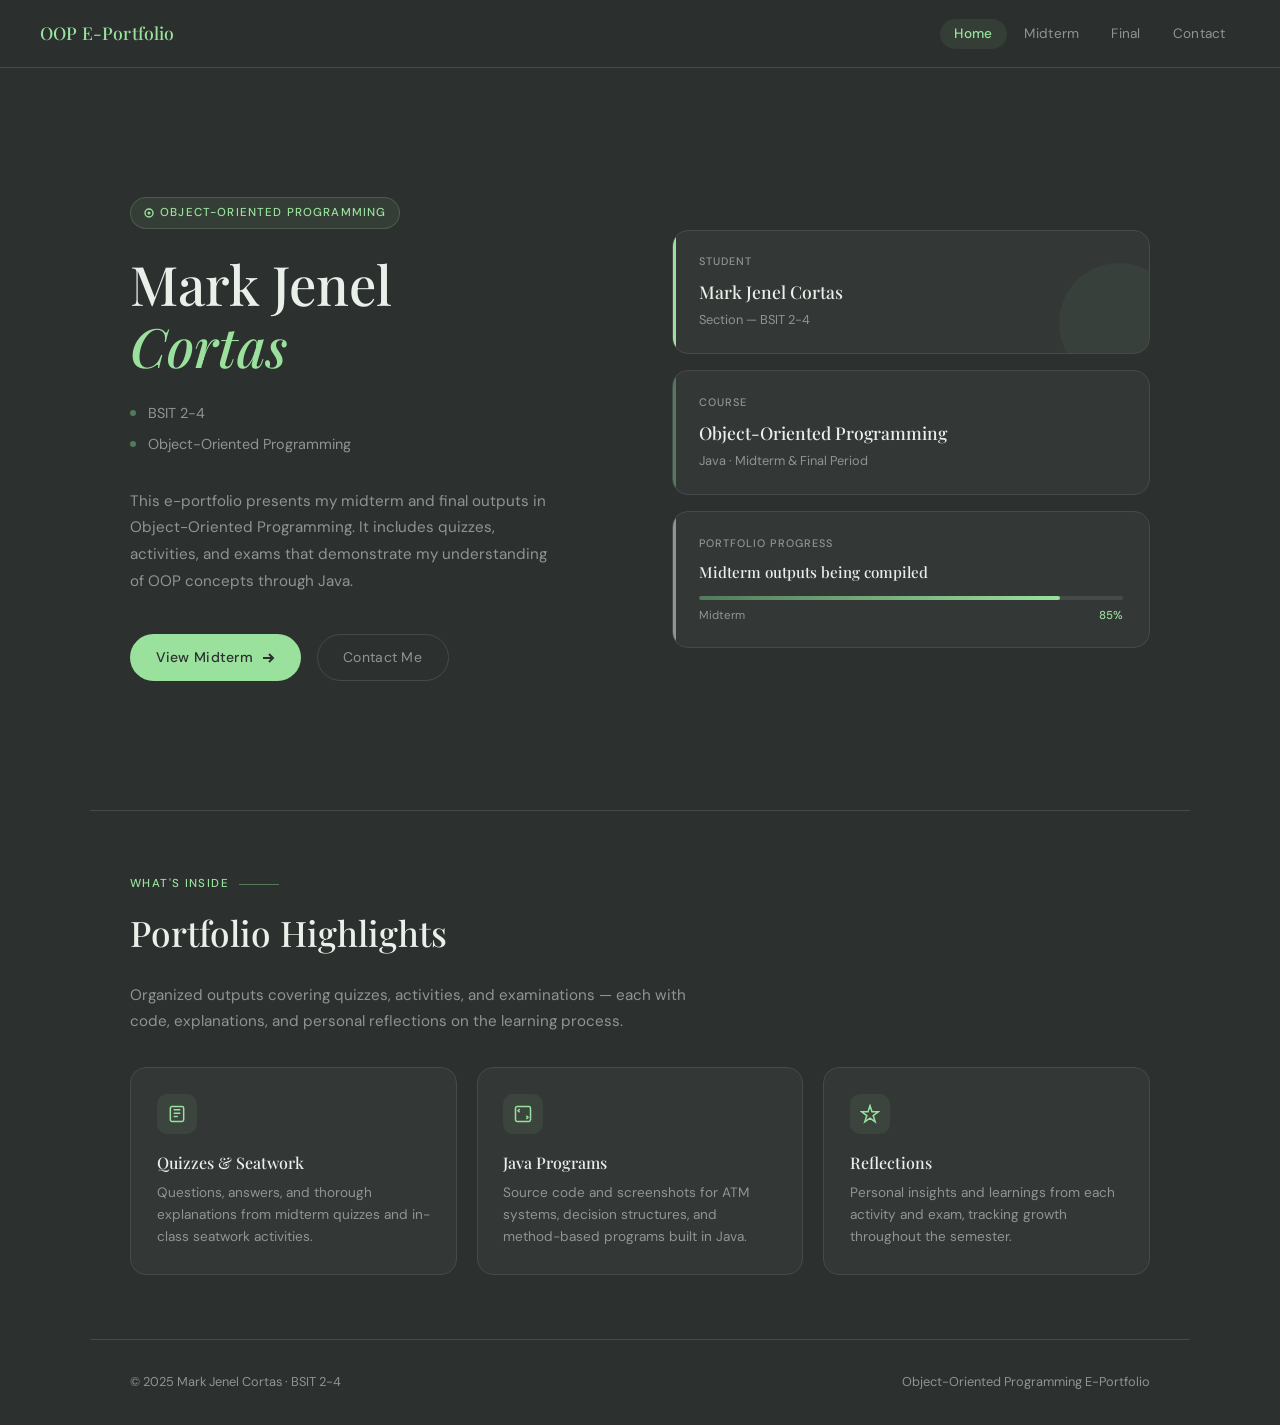
<file: index.html>
<!DOCTYPE html>
<html lang="en">
<head>
  <meta charset="UTF-8" />
  <meta name="viewport" content="width=device-width, initial-scale=1.0" />
  <title>Home — OOP E-Portfolio</title>
  <link href="https://fonts.googleapis.com/css2?family=Playfair+Display:wght@400;500;600&family=DM+Sans:wght@300;400;500&display=swap" rel="stylesheet" />
  <link rel="stylesheet" href="css/style.css" />
  <style>
    .hero {
      padding-top: calc(var(--nav-h) + 5rem);
      padding-bottom: 5rem;
      padding-left: 2.5rem;
      padding-right: 2.5rem;
      max-width: 1100px;
      margin: 0 auto;
      display: grid;
      grid-template-columns: 1fr 1fr;
      gap: 4rem;
      align-items: center;
      min-height: 90vh;
    }
    .hero h1 {
      font-family: var(--font-display);
      font-size: clamp(2.2rem, 5vw, 3.4rem);
      font-weight: 500;
      color: var(--text-primary);
      line-height: 1.15;
      margin-bottom: 1rem;
    }
    .hero h1 em { font-style: italic; color: var(--accent); }
    .hero-meta { margin-top: 1.5rem; display: flex; flex-direction: column; gap: 0.5rem; }
    .meta-row { display: flex; align-items: center; gap: 0.75rem; font-size: 0.9rem; color: var(--text-secondary); }
    .meta-dot { width: 6px; height: 6px; background: var(--forest); border-radius: 50%; flex-shrink: 0; }
    .hero-intro {
      margin-top: 2rem;
      font-size: 0.95rem;
      line-height: 1.75;
      color: var(--text-secondary);
      max-width: 420px;
    }
    .hero-cta { margin-top: 2.5rem; display: flex; gap: 1rem; flex-wrap: wrap; }
    .card-stack { display: flex; flex-direction: column; gap: 1rem; }

    @media (max-width: 800px) {
      .hero { grid-template-columns: 1fr; gap: 2.5rem; padding-top: calc(var(--nav-h) + 3rem); min-height: unset; }
      .hero-right { order: -1; }
    }
    @media (max-width: 500px) {
      .hero { padding-left: 1.25rem; padding-right: 1.25rem; }
    }
  </style>
</head>
<body>

  <nav>
    <a class="nav-brand" href="index.html">OOP E-Portfolio</a>
    <ul class="nav-links">
      <li><a href="index.html">Home</a></li>
      <li><a href="pages/midterm.html">Midterm</a></li>
      <li><a href="pages/final.html">Final</a></li>
      <li><a href="pages/contact.html">Contact</a></li>
    </ul>
    <button class="hamburger" id="hamburger" aria-label="Toggle menu">
      <span></span><span></span><span></span>
    </button>
  </nav>

  <div class="mobile-menu" id="mobileMenu">
    <a href="index.html">Home</a>
    <a href="pages/midterm.html">Midterm</a>
    <a href="pages/final.html">Final</a>
    <a href="pages/contact.html">Contact</a>
  </div>

  <section class="hero">
    <div class="hero-left fade-up-1">
      <span class="tag">
        <svg width="10" height="10" viewBox="0 0 10 10" fill="none">
          <circle cx="5" cy="5" r="4" stroke="currentColor" stroke-width="1.4"/>
          <circle cx="5" cy="5" r="1.5" fill="currentColor"/>
        </svg>
        Object-Oriented Programming
      </span>
      <h1>Mark Jenel<br /><em>Cortas</em></h1>
      <div class="hero-meta">
        <div class="meta-row"><span class="meta-dot"></span><span>BSIT 2-4</span></div>
        <div class="meta-row"><span class="meta-dot"></span><span>Object-Oriented Programming</span></div>
      </div>
      <p class="hero-intro">
        This e-portfolio presents my midterm and final outputs in Object-Oriented Programming.
        It includes quizzes, activities, and exams that demonstrate my understanding of OOP
        concepts through Java.
      </p>
      <div class="hero-cta">
        <a href="pages/midterm.html" class="btn-primary">
          View Midterm
          <svg width="14" height="14" viewBox="0 0 14 14" fill="none" stroke="currentColor" stroke-width="2">
            <path d="M2 7h10M8 3l4 4-4 4"/>
          </svg>
        </a>
        <a href="pages/contact.html" class="btn-ghost">Contact Me</a>
      </div>
    </div>

    <div class="hero-right fade-up-2">
      <div class="card-stack">
        <div class="info-card card-green">
          <div class="card-label">Student</div>
          <div class="card-value">Mark Jenel Cortas</div>
          <div class="card-sub">Section — BSIT 2-4</div>
          <div class="decorative-circle"></div>
        </div>
        <div class="info-card card-forest">
          <div class="card-label">Course</div>
          <div class="card-value">Object-Oriented Programming</div>
          <div class="card-sub">Java · Midterm & Final Period</div>
        </div>
        <div class="info-card card-mid">
          <div class="card-label">Portfolio Progress</div>
          <div class="card-value" style="font-size:0.95rem;">Midterm outputs being compiled</div>
          <div class="progress-bar">
            <div class="progress-fill" style="width:85%;"></div>
          </div>
          <div style="display:flex;justify-content:space-between;margin-top:0.4rem;">
            <span style="font-size:0.72rem;color:var(--text-secondary);">Midterm</span>
            <span style="font-size:0.72rem;color:var(--accent);font-weight:500;">85%</span>
          </div>
        </div>
      </div>
    </div>
  </section>

  <div class="divider"></div>

  <section class="section" id="about">
    <div class="section-label">What's inside</div>
    <h2 class="section-title">Portfolio Highlights</h2>
    <p style="font-size:0.95rem;color:var(--text-secondary);line-height:1.75;max-width:560px;">
      Organized outputs covering quizzes, activities, and examinations — each with code,
      explanations, and personal reflections on the learning process.
    </p>
    <div class="about-grid">
      <div class="about-card">
        <div class="about-icon">
          <svg viewBox="0 0 24 24"><rect x="4" y="3" width="16" height="18" rx="2"/><path d="M8 7h8M8 11h8M8 15h5"/></svg>
        </div>
        <h3>Quizzes & Seatwork</h3>
        <p>Questions, answers, and thorough explanations from midterm quizzes and in-class seatwork activities.</p>
      </div>
      <div class="about-card">
        <div class="about-icon">
          <svg viewBox="0 0 24 24"><path d="M16 18l2-2-2-2M8 6L6 8l2 2"/><rect x="3" y="3" width="18" height="18" rx="2"/></svg>
        </div>
        <h3>Java Programs</h3>
        <p>Source code and screenshots for ATM systems, decision structures, and method-based programs built in Java.</p>
      </div>
      <div class="about-card">
        <div class="about-icon">
          <svg viewBox="0 0 24 24"><path d="M12 2l2.4 7.4H22l-6.2 4.5 2.4 7.4L12 17l-6.2 4.3 2.4-7.4L2 9.4h7.6z"/></svg>
        </div>
        <h3>Reflections</h3>
        <p>Personal insights and learnings from each activity and exam, tracking growth throughout the semester.</p>
      </div>
    </div>
  </section>

  <div class="divider"></div>

  <footer>
    <span>© 2025 Mark Jenel Cortas · BSIT 2-4</span>
    <span>Object-Oriented Programming E-Portfolio</span>
  </footer>

  <script src="js/main.js"></script>
</body>
</html>
</file>
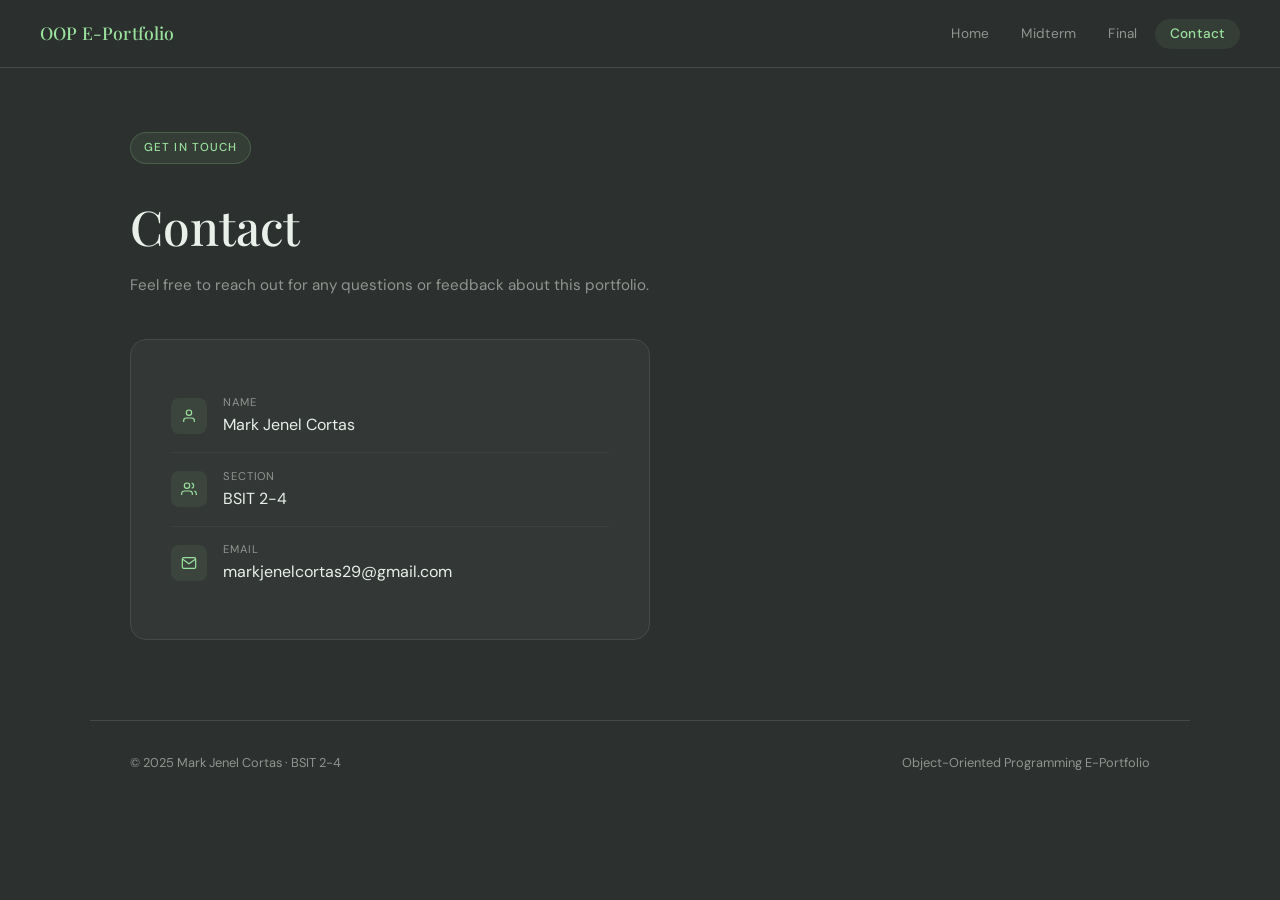
<file: pages/contact.html>
<!DOCTYPE html>
<html lang="en">
<head>
  <meta charset="UTF-8" />
  <meta name="viewport" content="width=device-width, initial-scale=1.0" />
  <title>Contact — OOP E-Portfolio</title>
  <link href="https://fonts.googleapis.com/css2?family=Playfair+Display:wght@400;500;600&family=DM+Sans:wght@300;400;500&display=swap" rel="stylesheet" />
  <link rel="stylesheet" href="../css/style.css" />
</head>
<body>

  <nav>
    <a class="nav-brand" href="../index.html">OOP E-Portfolio</a>
    <ul class="nav-links">
      <li><a href="../index.html">Home</a></li>
      <li><a href="midterm.html">Midterm</a></li>
      <li><a href="final.html">Final</a></li>
      <li><a href="contact.html">Contact</a></li>
    </ul>
    <button class="hamburger" id="hamburger" aria-label="Toggle menu">
      <span></span><span></span><span></span>
    </button>
  </nav>

  <div class="mobile-menu" id="mobileMenu">
    <a href="../index.html">Home</a>
    <a href="midterm.html">Midterm</a>
    <a href="final.html">Final</a>
    <a href="contact.html">Contact</a>
  </div>

  <div class="page-hero fade-up-1">
    <span class="tag">Get in touch</span>
    <h1 class="section-title" style="font-size:clamp(2rem,4vw,3rem);margin-bottom:0.5rem;">Contact</h1>
    <p style="color:var(--text-secondary);font-size:0.95rem;line-height:1.75;max-width:520px;">
      Feel free to reach out for any questions or feedback about this portfolio.
    </p>

    <div class="contact-card">
      <div class="contact-row">
        <div class="contact-icon">
          <svg viewBox="0 0 24 24"><path d="M20 21v-2a4 4 0 0 0-4-4H8a4 4 0 0 0-4 4v2"/><circle cx="12" cy="7" r="4"/></svg>
        </div>
        <div>
          <div class="contact-label">Name</div>
          <div class="contact-value">Mark Jenel Cortas</div>
        </div>
      </div>
      <div class="contact-row">
        <div class="contact-icon">
          <svg viewBox="0 0 24 24"><path d="M17 21v-2a4 4 0 0 0-4-4H5a4 4 0 0 0-4 4v2"/><circle cx="9" cy="7" r="4"/><path d="M23 21v-2a4 4 0 0 0-3-3.87M16 3.13a4 4 0 0 1 0 7.75"/></svg>
        </div>
        <div>
          <div class="contact-label">Section</div>
          <div class="contact-value">BSIT 2-4</div>
        </div>
      </div>
      <div class="contact-row">
        <div class="contact-icon">
          <svg viewBox="0 0 24 24"><path d="M4 4h16c1.1 0 2 .9 2 2v12c0 1.1-.9 2-2 2H4c-1.1 0-2-.9-2-2V6c0-1.1.9-2 2-2z"/><polyline points="22,6 12,13 2,6"/></svg>
        </div>
        <div>
          <div class="contact-label">Email</div>
          <div class="contact-value">markjenelcortas29@gmail.com</div>
        </div>
      </div>
    </div>
  </div>

  <div class="divider" style="margin-top:2rem;"></div>
  <footer>
    <span>© 2025 Mark Jenel Cortas · BSIT 2-4</span>
    <span>Object-Oriented Programming E-Portfolio</span>
  </footer>

  <script src="../js/main.js"></script>
</body>
</html>
</file>
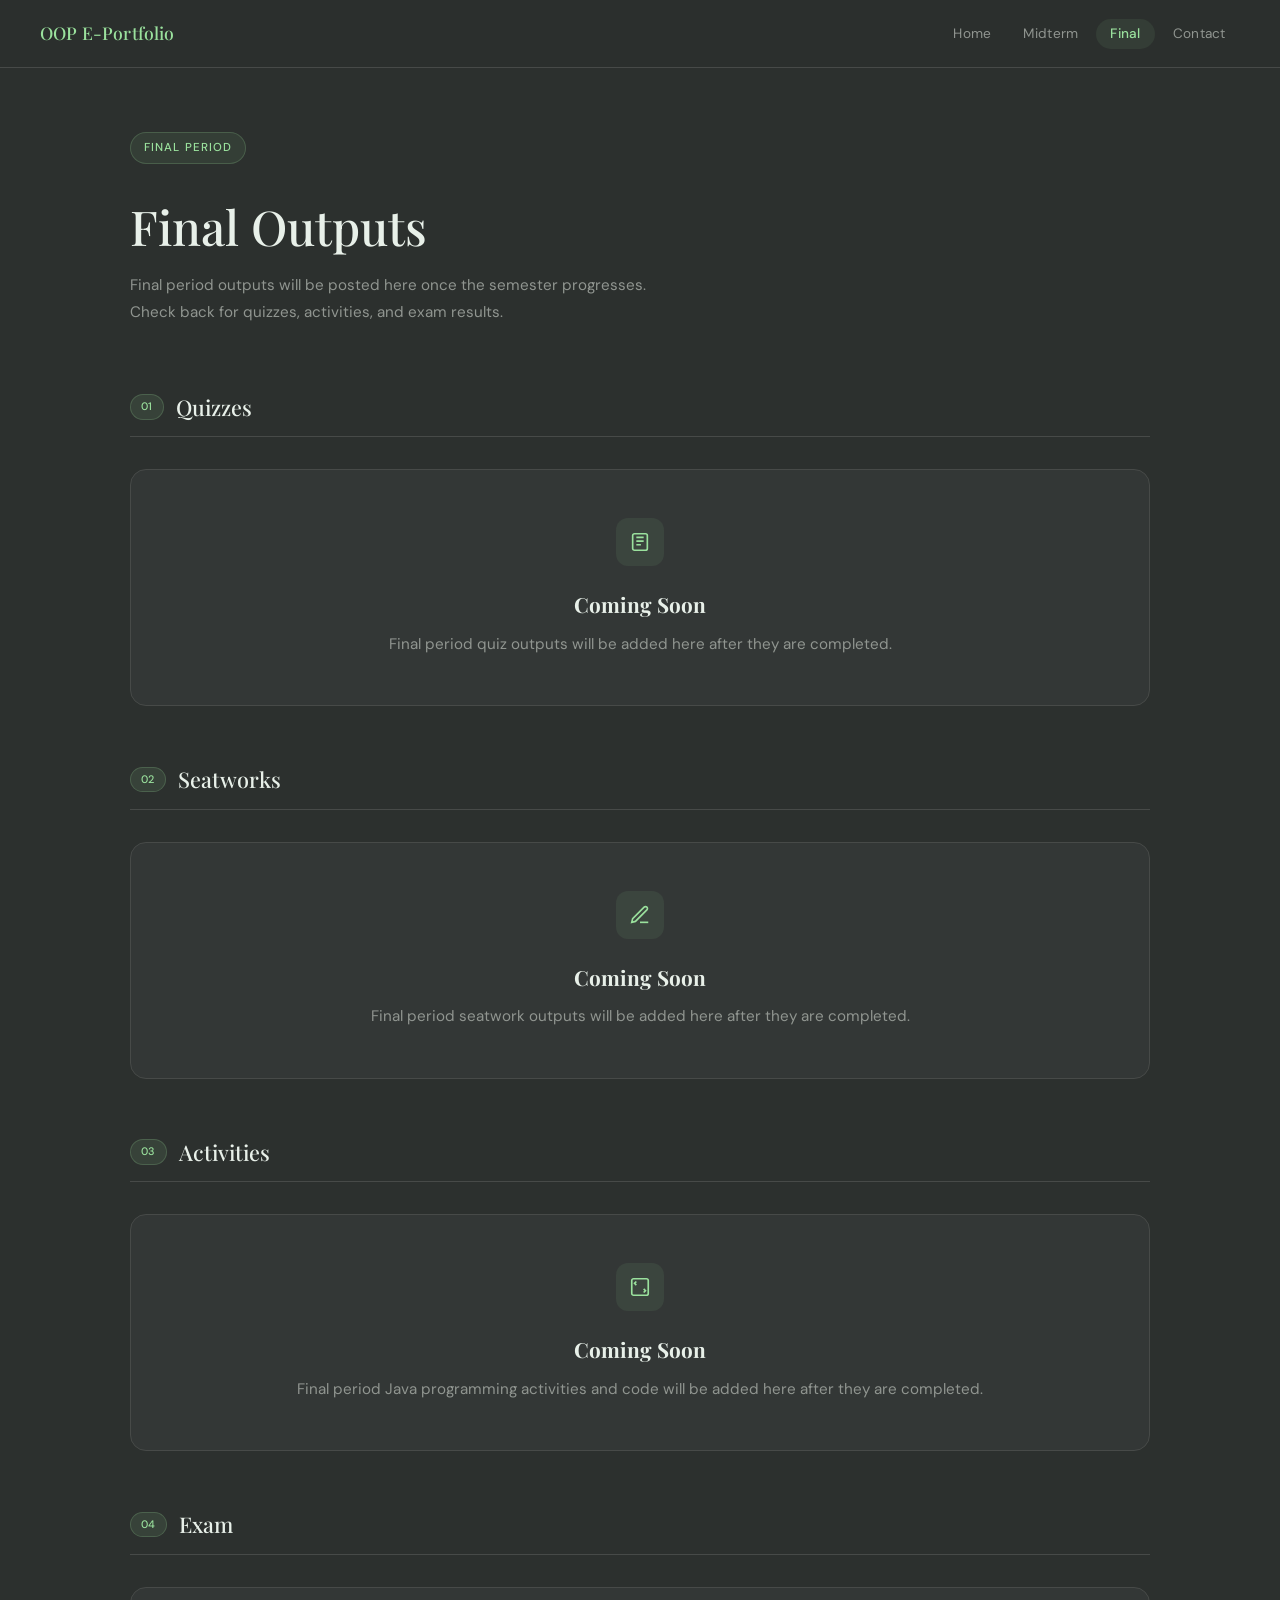
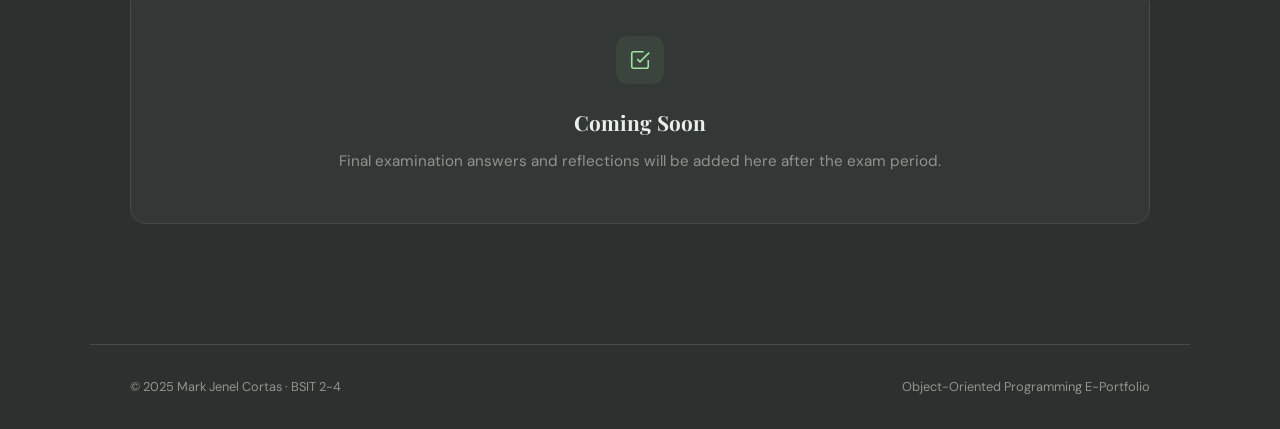
<file: pages/final.html>
<!DOCTYPE html>
<html lang="en">
<head>
  <meta charset="UTF-8" />
  <meta name="viewport" content="width=device-width, initial-scale=1.0" />
  <title>Final — OOP E-Portfolio</title>
  <link href="https://fonts.googleapis.com/css2?family=Playfair+Display:wght@400;500;600&family=DM+Sans:wght@300;400;500&display=swap" rel="stylesheet" />
  <link rel="stylesheet" href="../css/style.css" />
</head>
<body>

  <nav>
    <a class="nav-brand" href="../index.html">OOP E-Portfolio</a>
    <ul class="nav-links">
      <li><a href="../index.html">Home</a></li>
      <li><a href="midterm.html">Midterm</a></li>
      <li><a href="final.html">Final</a></li>
      <li><a href="contact.html">Contact</a></li>
    </ul>
    <button class="hamburger" id="hamburger" aria-label="Toggle menu">
      <span></span><span></span><span></span>
    </button>
  </nav>

  <div class="mobile-menu" id="mobileMenu">
    <a href="../index.html">Home</a>
    <a href="midterm.html">Midterm</a>
    <a href="final.html">Final</a>
    <a href="contact.html">Contact</a>
  </div>

  <div class="page-hero fade-up-1">
    <span class="tag">Final Period</span>
    <h1 class="section-title" style="font-size:clamp(2rem,4vw,3rem);margin-bottom:0.5rem;">Final Outputs</h1>
    <p style="color:var(--text-secondary);font-size:0.95rem;line-height:1.75;max-width:560px;">
      Final period outputs will be posted here once the semester progresses. Check back for quizzes, activities, and exam results.
    </p>
  </div>

  <div class="section" style="padding-top:1rem;">

    <!-- Quizzes -->
    <div class="midterm-section">
      <div class="midterm-section-header">
        <span class="section-num">01</span>
        <h2>Quizzes</h2>
      </div>
      <div class="coming-soon">
        <div class="cs-icon">
          <svg viewBox="0 0 24 24"><rect x="4" y="3" width="16" height="18" rx="2"/><path d="M8 7h8M8 11h8M8 15h5"/></svg>
        </div>
        <h3>Coming Soon</h3>
        <p>Final period quiz outputs will be added here after they are completed.</p>
      </div>
    </div>

    <!-- Seatworks -->
    <div class="midterm-section">
      <div class="midterm-section-header">
        <span class="section-num">02</span>
        <h2>Seatworks</h2>
      </div>
      <div class="coming-soon">
        <div class="cs-icon">
          <svg viewBox="0 0 24 24"><path d="M12 20h9"/><path d="M16.5 3.5a2.121 2.121 0 0 1 3 3L7 19l-4 1 1-4L16.5 3.5z"/></svg>
        </div>
        <h3>Coming Soon</h3>
        <p>Final period seatwork outputs will be added here after they are completed.</p>
      </div>
    </div>

    <!-- Activities -->
    <div class="midterm-section">
      <div class="midterm-section-header">
        <span class="section-num">03</span>
        <h2>Activities</h2>
      </div>
      <div class="coming-soon">
        <div class="cs-icon">
          <svg viewBox="0 0 24 24"><path d="M16 18l2-2-2-2M8 6L6 8l2 2"/><rect x="3" y="3" width="18" height="18" rx="2"/></svg>
        </div>
        <h3>Coming Soon</h3>
        <p>Final period Java programming activities and code will be added here after they are completed.</p>
      </div>
    </div>

    <!-- Exam -->
    <div class="midterm-section">
      <div class="midterm-section-header">
        <span class="section-num">04</span>
        <h2>Exam</h2>
      </div>
      <div class="coming-soon">
        <div class="cs-icon">
          <svg viewBox="0 0 24 24"><path d="M9 11l3 3L22 4"/><path d="M21 12v7a2 2 0 0 1-2 2H5a2 2 0 0 1-2-2V5a2 2 0 0 1 2-2h11"/></svg>
        </div>
        <h3>Coming Soon</h3>
        <p>Final examination answers and reflections will be added here after the exam period.</p>
      </div>
    </div>

  </div>

  <div class="divider"></div>
  <footer>
    <span>© 2025 Mark Jenel Cortas · BSIT 2-4</span>
    <span>Object-Oriented Programming E-Portfolio</span>
  </footer>

  <script src="../js/main.js"></script>
</body>
</html>
</file>
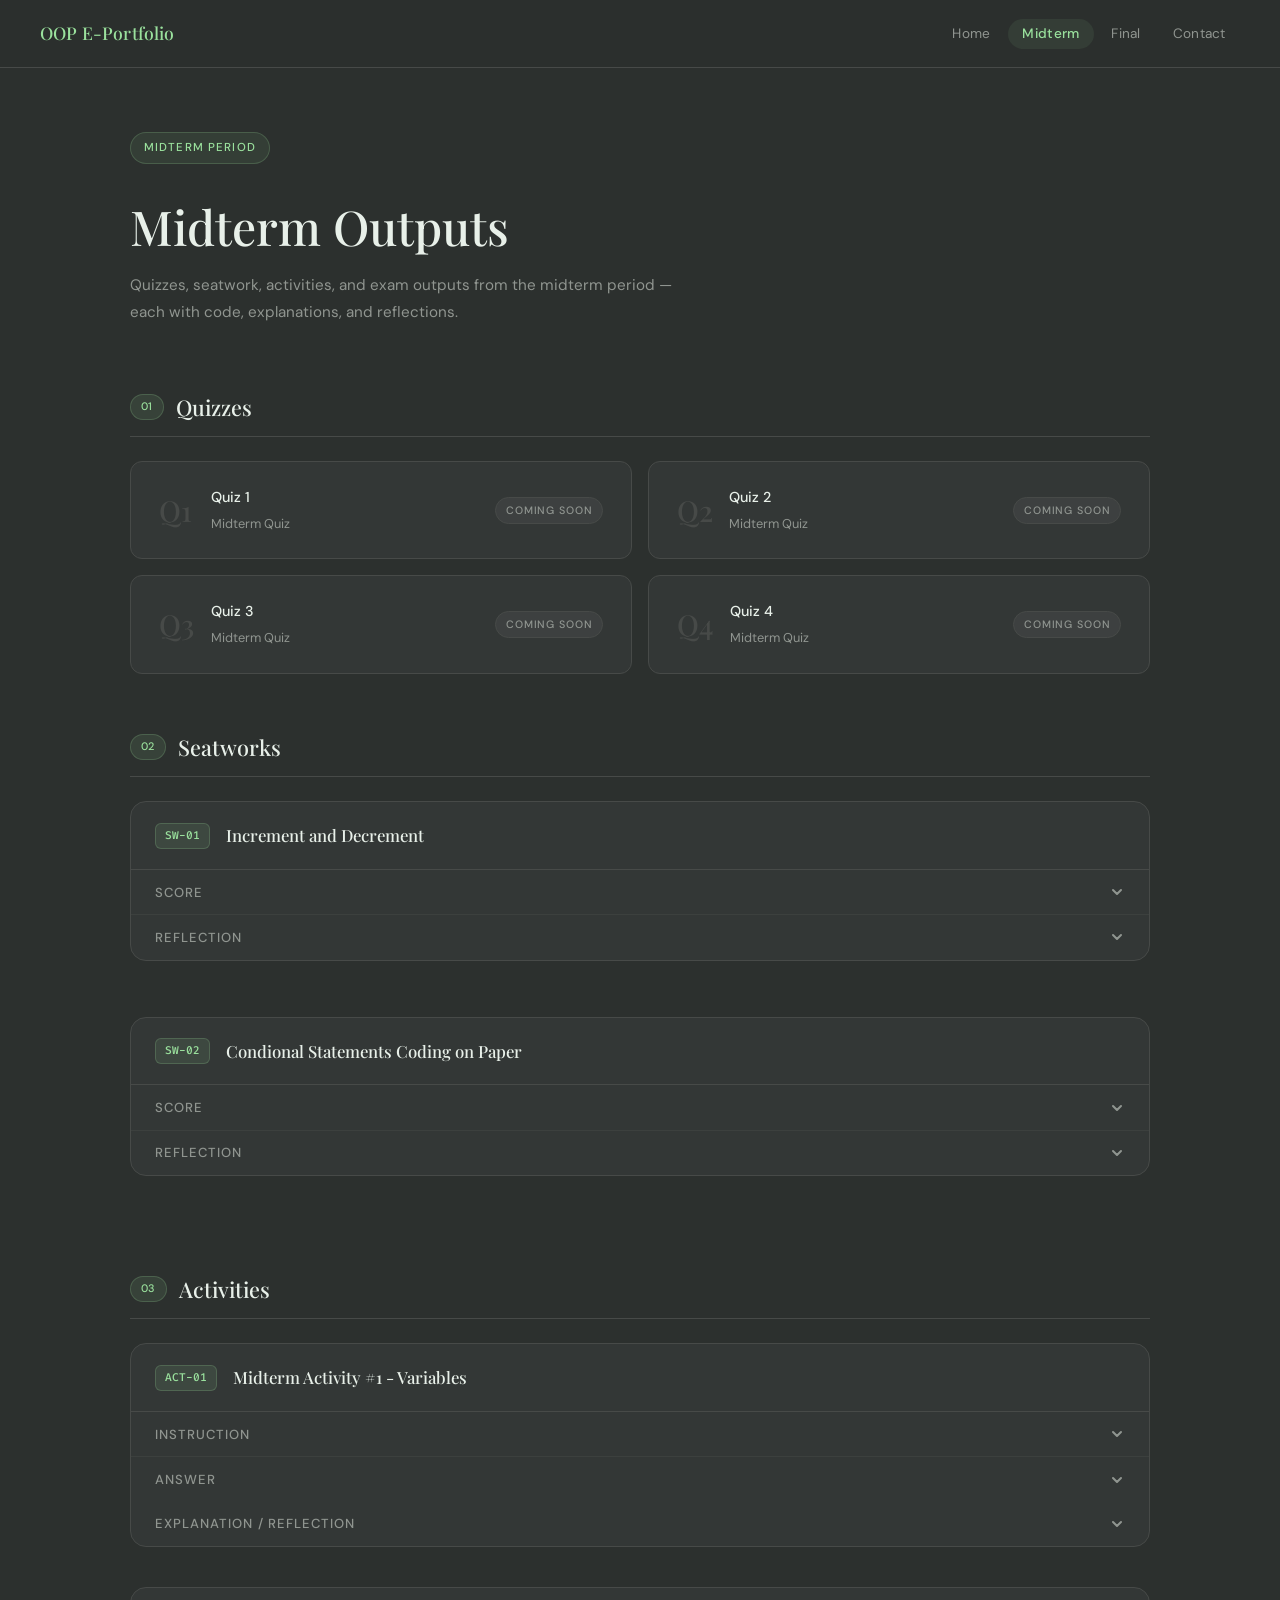
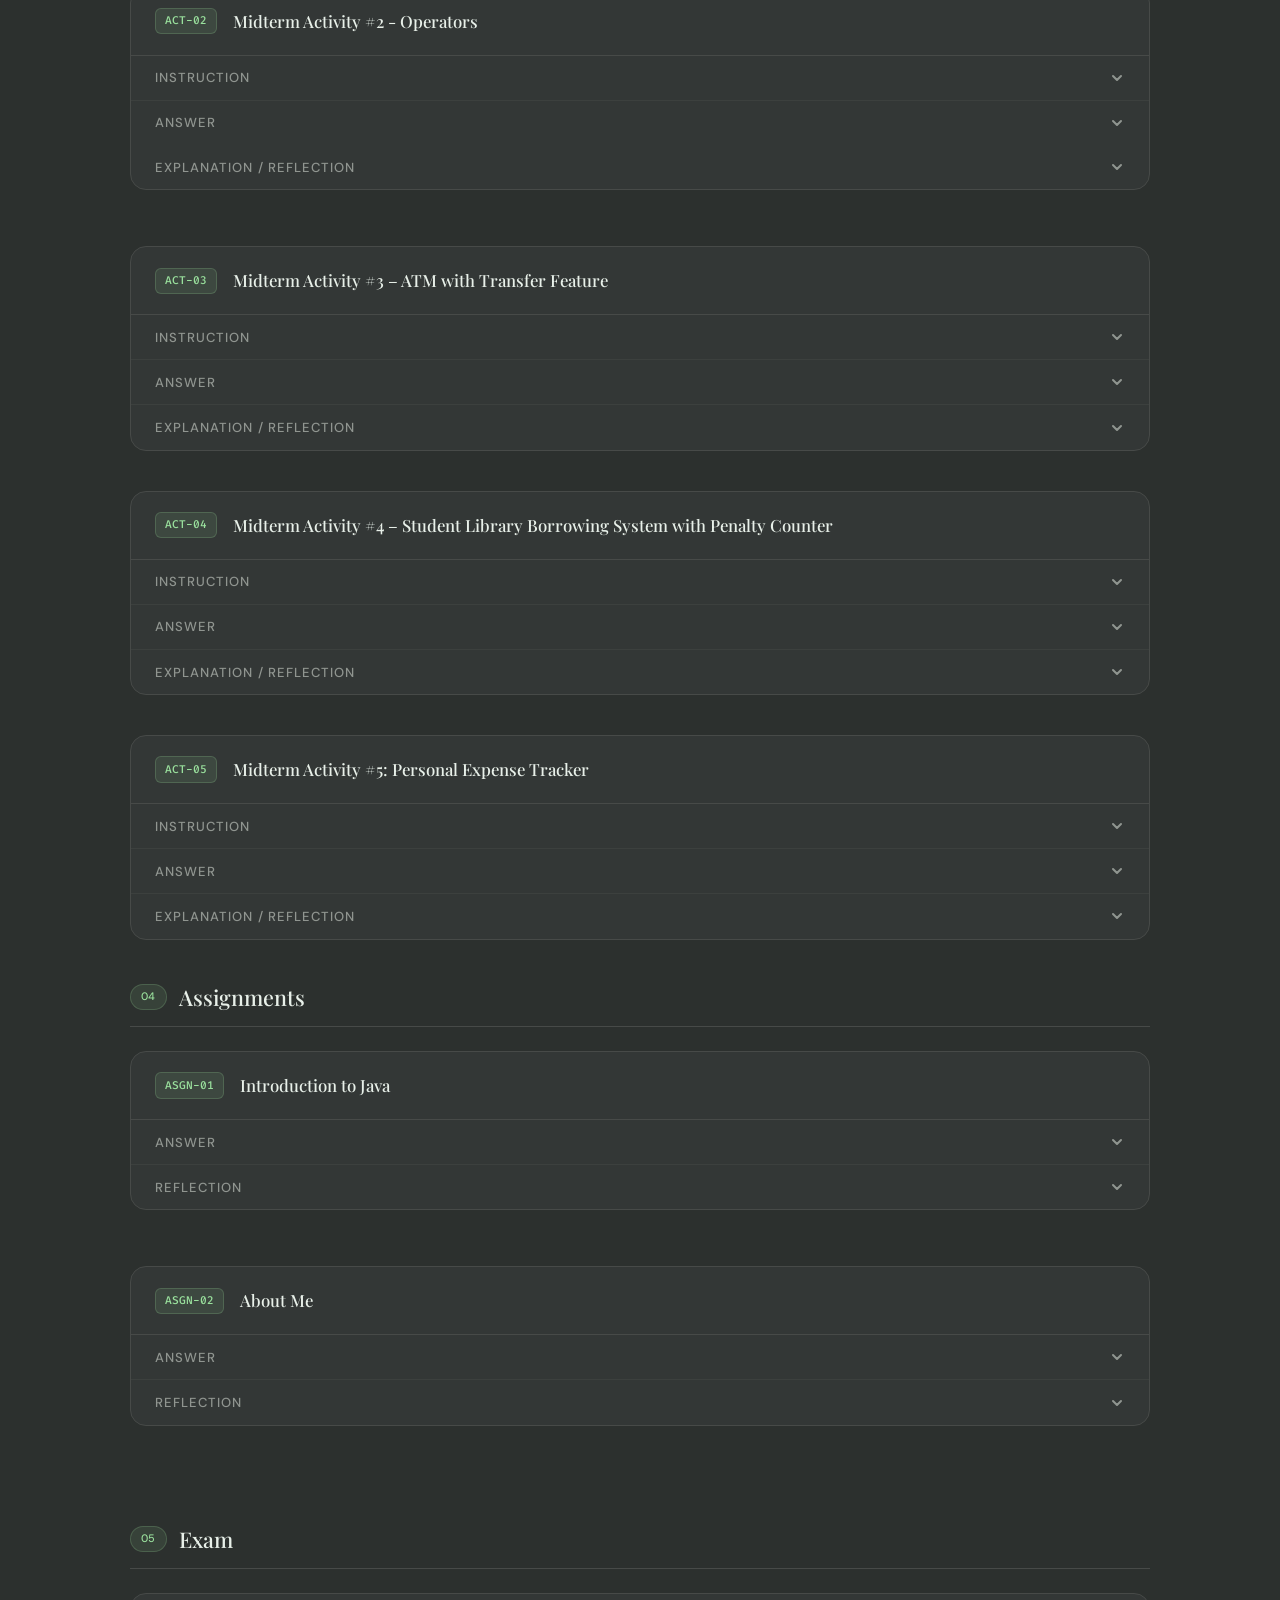
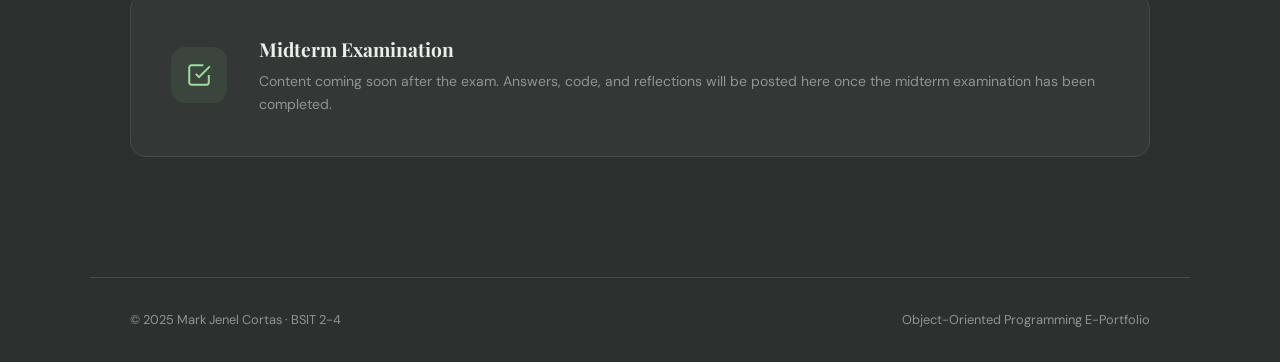
<file: pages/midterm.html>
<!DOCTYPE html>
<html lang="en">
<head>
  <meta charset="UTF-8" />
  <meta name="viewport" content="width=device-width, initial-scale=1.0" />
  <title>Midterm — OOP E-Portfolio</title>
  <link href="https://fonts.googleapis.com/css2?family=Playfair+Display:wght@400;500;600&family=DM+Sans:wght@300;400;500&family=Fira+Code:wght@400;500&display=swap" rel="stylesheet" />
  <link rel="stylesheet" href="../css/style.css" />
</head>
<body>

  <nav>
    <a class="nav-brand" href="../index.html">OOP E-Portfolio</a>
    <ul class="nav-links">
      <li><a href="../index.html">Home</a></li>
      <li><a href="midterm.html">Midterm</a></li>
      <li><a href="final.html">Final</a></li>
      <li><a href="contact.html">Contact</a></li>
    </ul>
    <button class="hamburger" id="hamburger" aria-label="Toggle menu">
      <span></span><span></span><span></span>
    </button>
  </nav>

  <div class="mobile-menu" id="mobileMenu">
    <a href="../index.html">Home</a>
    <a href="midterm.html">Midterm</a>
    <a href="final.html">Final</a>
    <a href="contact.html">Contact</a>
  </div>

  <!-- PAGE HERO -->
  <div class="page-hero fade-up-1">
    <span class="tag">Midterm Period</span>
    <h1 class="section-title" style="font-size:clamp(2rem,4vw,3rem);margin-bottom:0.5rem;">Midterm Outputs</h1>
    <p style="color:var(--text-secondary);font-size:0.95rem;line-height:1.75;max-width:560px;">
      Quizzes, seatwork, activities, and exam outputs from the midterm period — each with code, explanations, and reflections.
    </p>
  </div>

  <div class="section" style="padding-top:1rem;">

    <!-- ══ SECTION 1: QUIZZES ══ -->
    <div class="midterm-section">
      <div class="midterm-section-header">
        <span class="section-num">01</span>
        <h2>Quizzes</h2>
      </div>
      <div class="simple-card-grid">
        <div class="simple-card">
          <span class="simple-card-num">Q1</span>
          <div class="simple-card-body">
            <h4>Quiz 1</h4>
            <p>Midterm Quiz</p>
          </div>
          <span class="cs-badge">Coming Soon</span>
        </div>
        <div class="simple-card">
          <span class="simple-card-num">Q2</span>
          <div class="simple-card-body">
            <h4>Quiz 2</h4>
            <p>Midterm Quiz</p>
          </div>
          <span class="cs-badge">Coming Soon</span>
        </div>
        <div class="simple-card">
          <span class="simple-card-num">Q3</span>
          <div class="simple-card-body">
            <h4>Quiz 3</h4>
            <p>Midterm Quiz</p>
          </div>
          <span class="cs-badge">Coming Soon</span>
        </div>
        <div class="simple-card">
          <span class="simple-card-num">Q4</span>
          <div class="simple-card-body">
            <h4>Quiz 4</h4>
            <p>Midterm Quiz</p>
          </div>
          <span class="cs-badge">Coming Soon</span>
        </div>
      </div>
    </div>

    <!-- ══ SECTION 2: SEATWORKS ══ -->
    <div class="midterm-section">
      <div class="midterm-section-header">
        <span class="section-num">02</span>
        <h2>Seatworks</h2>
      </div>
 
      <div class="activity-cards">
 
        <!-- ── Seatwork 1 ── -->
        <div class="activity-card">
          <div class="activity-card-header">
            <span class="activity-num-badge">SW-01</span>
            <span class="activity-title">Increment and Decrement</span>
          </div>
          <div class="accordion-body">
 
            <button class="accordion-trigger">
              Score
              <svg class="chevron" viewBox="0 0 16 16"><path d="M4 6l4 4 4-4" stroke-linecap="round" stroke-linejoin="round"/></svg>
            </button>
            <div class="accordion-content">
              <div class="accordion-inner">
                <div class="file-preview-box">
                  <!-- <div class="file-preview-label">
                    <svg viewBox="0 0 16 16"><path d="M8 2l1.5 4.5H14l-3.75 2.75L11.75 14 8 11.25 4.25 14l1.5-4.75L2 6.5h4.5z" stroke-linecap="round" stroke-linejoin="round"/></svg>
                    score
                  </div> -->
                  Score is still pending — coming soon.
                </div>
              </div>
            </div>
 
            <button class="accordion-trigger" style="border-bottom:none;">
              Reflection
              <svg class="chevron" viewBox="0 0 16 16"><path d="M4 6l4 4 4-4" stroke-linecap="round" stroke-linejoin="round"/></svg>
            </button>
            <div class="accordion-content">
              <div class="accordion-inner">
                <!-- <label class="reflection-label">Your reflection</label> -->
                <p style="font-size:0.875rem;color:var(--text-secondary);line-height:1.75;">
                  
                  I learned from this part that using increment and decrement operators consecutively or in one equation
                  is really hard and confusing but it will be easier once it is calculated by the computer. It helped me understand that
                  with the help of our computers, coding will be easier to do but that doesn't mean that we should not learn the
                  concepts of how things we could not see work.
                </p>
              </div>
            </div>
 
          </div>
        </div>
 
        <!-- ── Seatwork 2 ── -->
        <div class="activity-card">
          <div class="activity-card-header">
            <span class="activity-num-badge">SW-02</span>
            <span class="activity-title">Condional Statements Coding on Paper</span>
          </div>
          <div class="accordion-body">
 
            <button class="accordion-trigger">
              Score
              <svg class="chevron" viewBox="0 0 16 16"><path d="M4 6l4 4 4-4" stroke-linecap="round" stroke-linejoin="round"/></svg>
            </button>
            <div class="accordion-content">
              <div class="accordion-inner">
                <div class="file-preview-box">
                  <!-- <div class="file-preview-label">
                    <svg viewBox="0 0 16 16"><path d="M8 2l1.5 4.5H14l-3.75 2.75L11.75 14 8 11.25 4.25 14l1.5-4.75L2 6.5h4.5z" stroke-linecap="round" stroke-linejoin="round"/></svg>
                    score
                  </div> -->
                  Score is still pending — coming soon.
                </div>
              </div>
            </div>
 
            <button class="accordion-trigger" style="border-bottom:none;">
              Reflection
              <svg class="chevron" viewBox="0 0 16 16"><path d="M4 6l4 4 4-4" stroke-linecap="round" stroke-linejoin="round"/></svg>
            </button>
            <div class="accordion-content">
              <div class="accordion-inner">
                <!-- <label class="reflection-label">Your reflection</label> -->
                <p style="font-size:0.875rem;color:var(--text-secondary);line-height:1.75;">
                  This activity focused on writing codes which focused on how we will make the required output using
                  conditional statements. The most challenging part of this activity is having to write the code in paper since
                  we are unable to find the errors easily like we have with the help of debuggers in our computer. We instead had to ask for checking
                  to the professor to find which parts did we get wrong. 
                </p>
              </div>
            </div>
 
          </div>
        </div>
 
      </div><!-- /activity-cards -->
    </div>

    <!-- ══ SECTION 3: ACTIVITIES ══ -->
    <div class="midterm-section">
      <div class="midterm-section-header">
        <span class="section-num">03</span>
        <h2>Activities</h2>
      </div>

      <div class="activity-cards">

        <!-- ── Activity 1 (File Preview) ── -->
        <div class="activity-card">
          <div class="activity-card-header">
            <span class="activity-num-badge">ACT-01</span>
            <span class="activity-title">Midterm Activity #1 - Variables</span>
          </div>
          <div class="accordion-body">

            <button class="accordion-trigger">
              Instruction
              <svg class="chevron" viewBox="0 0 16 16"><path d="M4 6l4 4 4-4" stroke-linecap="round" stroke-linejoin="round"/></svg>
            </button>
            <div class="accordion-content">
              <div class="accordion-inner">
                <div class="file-preview-box">
                  <!-- <div class="file-preview-label">
                    <svg viewBox="0 0 16 16"><path d="M4 2h6l4 4v8H4V2z"/><path d="M10 2v4h4"/></svg>
                    Instructions
                  </div> -->
Instructions
    Carefully analyze the given Java program.
    Trace the references and memory changes step-by-step.
    Complete all required tables and questions.
    Show your logical reasoning where necessary.
    Write your answers in a yellow paper (handwritten).
    Take a clear photo or scan of your work.
    Upload your file in Canvas on or before the deadline.
    Submission Format: Section_LastName_FirstName_CodeAnalysisActivity#1.pdf
                </div>
              </div>
            </div>

            <button class="accordion-trigger">
              Answer
              <svg class="chevron" viewBox="0 0 16 16"><path d="M4 6l4 4 4-4" stroke-linecap="round" stroke-linejoin="round"/></svg>
            </button>
         <div class="accordion-content">
      <div class="accordion-inner">
        <div class="file-preview-box">
          <!-- <div class="file-preview-label">
            <svg viewBox="0 0 16 16" width="16" height="16"><path d="M4 2h6l4 4v8H4V2z"/><path d="M10 2v4h4"/></svg>
            BSIT2-4_Cortas_MarkJenel_CodeAnalysisActivity.pdf
          </div> -->
          <div class="document-pages">
            <img src="../assets/BSIT2-4_Cortas_MarkJenel_CodeAnalysisActivity_page-0001.jpg" alt="Page 1" class="doc-page-img">
            <img src="../assets/BSIT2-4_Cortas_MarkJenel_CodeAnalysisActivity_page-0002.jpg" alt="Page 2" class="doc-page-img">
          </div>
        </div>
      </div>
    </div> </div>

            <button class="accordion-trigger" style="border-bottom:none;">
              Explanation / Reflection
              <svg class="chevron" viewBox="0 0 16 16"><path d="M4 6l4 4 4-4" stroke-linecap="round" stroke-linejoin="round"/></svg>
            </button>
          <div class="accordion-content">
  <div class="accordion-inner">
    <p class="reflection-text">
     
This activity explores the fundamental concepts of Object References and Memory Management in Java. 
By tracing the TestStudent class, we can see how objects are stored in the Heap while their reference variables 
reside in the Stack.
The core of this exercise is understanding that assigning s3 = s2 does not create a new object, but rather makes both variables point to the same memory address. Consequently, when we modify s3.name to "Ana," it directly affects s2 as well, because they share the same instance.

Reflection
This activity provided a clear "aha!" moment regarding how Java handles objects versus primitive data. 
I realized that variables like s1 and s2 are not the objects themselves, but merely pointers or addresses to 
where the data lives. Mastering this distinction is crucial for avoiding bugs in larger projects, especially when 
passing objects into methods or cloning data. It reinforced the importance of logical tracing before writing code 
to anticipate how memory changes impact the final output.
    </p>
  </div>
</div>
          </div>
        </div>

        <!-- ── Activity 2 (File Preview) ── -->
        <div class="activity-card">
          <div class="activity-card-header">
            <span class="activity-num-badge">ACT-02</span>
            <span class="activity-title">Midterm Activity #2 - Operators</span>
          </div>
          <div class="accordion-body">

            <button class="accordion-trigger">
              Instruction
              <svg class="chevron" viewBox="0 0 16 16"><path d="M4 6l4 4 4-4" stroke-linecap="round" stroke-linejoin="round"/></svg>
            </button>
            <div class="accordion-content">
              <div class="accordion-inner">
                <div class="file-preview-box">
                  <!-- <div class="file-preview-label">
                    <svg viewBox="0 0 16 16"><path d="M4 2h6l4 4v8H4V2z"/><path d="M10 2v4h4"/></svg>
                    Instructions
                  </div> -->
1.Create a Java program based on the questions.
2.Follow the exact required output shown in the question.
3.You must use the specific operator required in each number.
4.Do NOT hardcode the final answers (e.g., System.out.println(86); without computation is not allowed).
5.Show proper use of variables and correct operator usage.
6.Follow proper Java syntax, indentation, and naming conventions.
7.Use System.out.println() for displaying output.
8.Screenshot the code and the output.
9.Compile and run your program to verify correctness before submission.
10.Submission Format: Section_LastName_FirstName_OperatorsActivity#2.pdf
                </div>
              </div>
            </div>

            <button class="accordion-trigger">
              Answer
              <svg class="chevron" viewBox="0 0 16 16"><path d="M4 6l4 4 4-4" stroke-linecap="round" stroke-linejoin="round"/></svg>
            </button>
          <div class="accordion-content">
      <div class="accordion-inner">
        <div class="file-preview-box">
          <!-- <div class="file-preview-label">
            <svg viewBox="0 0 16 16" width="16" height="16"><path d="M4 2h6l4 4v8H4V2z"/><path d="M10 2v4h4"/></svg>
            BSIT2-4_Cortas_MarkJenel_OperatorsActivity2.pdf
          </div> -->
          <div class="document-pages">
            <img src="../assets/BSIT2-4_Cortas_MarkJenel_OperatorsActivity2_page-0001.jpg" alt="Page 1" class="doc-page-img">
            <img src="../assets/BSIT2-4_Cortas_MarkJenel_OperatorsActivity2_page-0002.jpg" alt="Page 2" class="doc-page-img">
            <img src="../assets/BSIT2-4_Cortas_MarkJenel_OperatorsActivity2_page-0003.jpg" alt="Page 1" class="doc-page-img">
            <img src="../assets/BSIT2-4_Cortas_MarkJenel_OperatorsActivity2_page-0004.jpg" alt="Page 2" class="doc-page-img">
          </div>
        </div>
      </div>
    </div> </div>
            <button class="accordion-trigger" style="border-bottom:none;">
              Explanation / Reflection
              <svg class="chevron" viewBox="0 0 16 16"><path d="M4 6l4 4 4-4" stroke-linecap="round" stroke-linejoin="round"/></svg>
            </button>
           <div class="accordion-content">
  <div class="accordion-inner">
    <p class="reflection-text">
     
This activity involved a comprehensive exploration of Java operators, ranging from bitwise and 
ternary logic to the intricacies of unary and assignment operations. By 
constructing programs to meet specific output requirements without hardcoding, I gained a deeper understanding of how data is manipulated at both the logical and binary levels. The most significant challenge was navigating Part II’s "tricky" increment and decrement cases, which required a precise grasp of prefix versus postfix notation and the Java order of operations. This forced a disciplined, step-by-step tracing of variable states within single expressions to ensure the final numeric results remained accurate.  I realized that while arithmetic operators are foundational, mastering bitwise and shorthand assignment operators allows for much more efficient and professional code. Overall, this exercise moved me beyond simple calculations and into the realm of true algorithmic thinking, highlighting how subtle changes in operator usage can drastically alter a program's state. This experience has significantly boosted my confidence in handling complex mathematical logic and state management in my future software development projects.
    </p>
  </div>
</div>

          </div>
        </div>

        <!-- ── Activity 3 (Code Block) ── -->
        <div class="activity-card">
          <div class="activity-card-header">
            <span class="activity-num-badge">ACT-03</span>
            <span class="activity-title">Midterm Activity #3 – ATM with Transfer Feature</span>
          </div>
          <div class="accordion-body">

            <button class="accordion-trigger">
              Instruction
              <svg class="chevron" viewBox="0 0 16 16"><path d="M4 6l4 4 4-4" stroke-linecap="round" stroke-linejoin="round"/></svg>
            </button>
            <div class="accordion-content">
              <div class="accordion-inner">
                <div class="file-preview-box">
                  <!-- <div class="file-preview-label">
                    <svg viewBox="0 0 16 16"><path d="M4 2h6l4 4v8H4V2z"/><path d="M10 2v4h4"/></svg>
                    Instructions
                  </div> -->
Midterm Activity #3 – ATM with Transfer Feature
Program Requirements
1. Create a Java program named ATMWithdrawalLimit.
2. Assume the initial balance is 9,000 pesos.
      ===== ATM MENU =====
      1. Check Balance
      2. Deposit
      3. Withdraw
      4. Exit
Withdrawal Rules
Maximum withdrawal per transaction: 3,000 pesos
If exceeded, display: Withdrawal Limit Exceeded
Use:
    • if–else statements
    • switch statement
    • do-while loop
Submission Format
    • Submit the Java source code file (.java).
    • The filename must follow this format: Section_LastName_FirstName_ActivityName.java
    • Include screenshots of the program output showing the following:
        o User input
        o Program processing
        o Final output/result
    • The screenshot must clearly display the entire console output.

Academic Integrity Policy
    Students must write their own program.
    The following are not allowed:
        • Copying code from classmates
        • Sharing source code
        • Downloading solutions from the internet
    Students with identical programs may receive a score of 0.
                </div>
              </div>
            </div>

            <button class="accordion-trigger">
              Answer
              <svg class="chevron" viewBox="0 0 16 16"><path d="M4 6l4 4 4-4" stroke-linecap="round" stroke-linejoin="round"/></svg>
            </button>
            <div class="accordion-content">
              <div class="accordion-inner">
                <div class="code-block-wrap">
                  <div class="code-block-bar">
                    <div class="code-dots"><i></i><i></i><i></i></div>
                    <span>BSIT2_4_Cortas_MarkJenel_ATMWithdrawalLimit.java</span>
                  </div>
                  <pre><code>import java.util.Scanner;

public class BSIT2_4_Cortas_MarkJenel_ATMWithdrawalLimit {

    public static void main(String []args){
         Scanner in = new Scanner(System.in);

        double balance = 9000.0;
        int choice = 0;
        do{
            System.out.println("====ATM Menu====");
            System.out.println("1. Check Balance");
            System.out.println("2. Deposit");
            System.out.println("3. Withdraw");
            System.out.println("4. Exit");

            System.out.println("Enter choice: ");
            choice = in.nextInt();

            switch(choice){
                case 1:
                    System.out.println("Balance: " + balance);
                    break;
                case 2:
                    System.out.println("Enter Deposit Amount: ");
                    double amount = in.nextDouble();
                    balance = balance + amount;
                    break;
                case 3:
                    System.out.println("Enter amount to withdraw: ");
                    double withdraw = in.nextDouble();

                    if(withdraw <= 0) {
                        System.out.println("Transaction Error: Please enter amount bigger than 0.");
                        break;
                    }else if(withdraw > 3000){
                        System.out.println("Transaction Error: Withdrawal Limit Exceeded");
                        break;
                    }else if(withdraw > balance){
                        System.out.println("Transaction Error: Withdrawal Limit Exceeded");
                        break;
                    }else{
                        System.out.println("Withdrawing " + withdraw + " from balance");
                        balance -= withdraw;
                        break;
                    }
                case 4:
                    System.out.println("Exiting the program..");
                    break;
            }
        }while(choice != 4);
    }
}

</code></pre>
                </div>
              </div>
            </div>

            <button class="accordion-trigger" style="border-bottom:none;">
              Explanation / Reflection
              <svg class="chevron" viewBox="0 0 16 16"><path d="M4 6l4 4 4-4" stroke-linecap="round" stroke-linejoin="round"/></svg>
            </button>
            <div class="accordion-content">
  <div class="accordion-inner">
    <p class="reflection-text">
     
This activity involved developing a Java-based ATM system that balances user-driven menus with strict transactional business rules. By implementing a 3,000-peso withdrawal limit against an initial 9,000-peso balance, I practiced using nested if-else logic within a switch statement to ensure data integrity. The do-while loop was essential for creating a persistent interface, allowing for multiple operations like depositing and checking balances before the user chooses to exit.  I learned how to effectively validate user input to prevent "Withdrawal Limit Exceeded" errors while keeping the balance variable updated in real-time. This project specifically reinforced how control structures are used to manage state and enforce constraints in a functional application. Ultimately, it highlighted the importance of defensive programming when handling financial logic to ensure a reliable and error-free user experience.
    </p>
  </div>
</div>

          </div>
        </div>

        <!-- ── Activity 4 (Code Block) ── -->
        <div class="activity-card">
          <div class="activity-card-header">
            <span class="activity-num-badge">ACT-04</span>
            <span class="activity-title">Midterm Activity #4 – Student Library Borrowing System with Penalty Counter</span>
          </div>
          <div class="accordion-body">

            <button class="accordion-trigger">
              Instruction
              <svg class="chevron" viewBox="0 0 16 16"><path d="M4 6l4 4 4-4" stroke-linecap="round" stroke-linejoin="round"/></svg>
            </button>
            <div class="accordion-content">
              <div class="accordion-inner">
                <div class="file-preview-box">
                  <!-- <div class="file-preview-label">
                    <svg viewBox="0 0 16 16"><path d="M4 2h6l4 4v8H4V2z"/><path d="M10 2v4h4"/></svg>
                    Instructions
                  </div> -->
Objective
Create a Java program that simulates a student payment system using decision structures, 
loops, and user-defined validation.
Program Requirements
1. Create a Java program named:
    StudentPaymentSystemLastName (Example: StudentPaymentSystemBedis)
2. Ask the user to input: 
    o Student Name 
    o Student ID 
    o Total Tuition Fee 
3. Display the menu: 
    ===== PAYMENT MENU =====
    1. Pay Tuition
    2. Check Balance
    3. Apply Discount
    4. Exit
Program Rules
    General Rules
      • Use switch statement to process menu options 
      • Use do-while loop to repeat the program until Exit 
      • Use nested if statements for validation 
      • Use a counter variable to track number of transactions 
    Payment Rules
      1. Pay Tuition
        • Ask for payment amount 
        • Validate: 
            o If payment > remaining balance → display: Invalid Payment
            o Else → deduct from balance 
        • Increment transaction counter 
      2. Check Balance
        • Display remaining balance 
        • Increment transaction counter 
      3. Apply Discount
        • Ask user if they are: 
            o Regular Student 
            o Scholar 
        Conditions: 
            • If Scholar → 20% discount 
            • If Regular → no discount 
            • Discount applies only once 
      4. Exit
            • Display: 
                o Student Name 
                o Total Transactions 
                o Final Balance 
            • End program 
 
 
Additional Conditions
    • Prevent negative balance 
    • Prevent multiple discount applications 
    • Show message: No remaining balance if fully paid 

Submission Format
    • Submit the Java source code file (.java) 
    • Filename format: 
Section_LastName_FirstName_StudentPaymentSystem.java
    • Include screenshots showing: 
        o User input 
        o Processing 
        o Final output
                </div>
              </div>
            </div>

            <button class="accordion-trigger">
              Answer
              <svg class="chevron" viewBox="0 0 16 16"><path d="M4 6l4 4 4-4" stroke-linecap="round" stroke-linejoin="round"/></svg>
            </button>
            <div class="accordion-content">
              <div class="accordion-inner">
                <div class="code-block-wrap">
                  <div class="code-block-bar">
                    <div class="code-dots"><i></i><i></i><i></i></div>
                    <span>BSIT2_4_Cortas_MarkJenel_StudentPaymentSystem.java</span>
                  </div>
                  <pre><code>import java.util.Scanner;

public class BSIT2_4_Cortas_MarkJenel_StudentPaymentSystem {
    public static void main(String []args){
        Scanner in = new Scanner(System.in);

       System.out.println("Enter Student Name: ");
       String studName = in.nextLine();

       System.out.println("Enter Student ID: ");
       String studId = in.nextLine();

       System.out.println("Enter Total Tuition Fee: ");
       double tuition = in.nextDouble();

        boolean isDiscounted = false;
        int choice = 0;
        int transactions = 0;
        double balance = tuition;
        do{
            System.out.println("====Payment Menu====");
            System.out.println("1. Pay Tuition");
            System.out.println("2. Check Balance");
            System.out.println("3. Apply Discount");
            System.out.println("4. Exit");

            System.out.println("Enter choice: ");
            choice = in.nextInt();

            switch(choice){
                case 1:
                    System.out.println("Enter payment amount: ");
                    double payment = in.nextDouble();

                    if(payment > balance) {
                        System.out.println("Invalid Payment.");
                        break;
                    }
                    else {
                        balance = balance - payment;
                        transactions++;
                        break;
                    }
                case 2:
                   System.out.println("Balance: " + balance);
                   transactions++;
                    break;
                case 3:
                    if(!isDiscounted) {

                        System.out.println("1 for Scholar.");
                        System.out.println("2 for Regular.");
                        System.out.println("Enter scholarship category: ");
                        int scholarCategory = in.nextInt();

                        if (scholarCategory == 1) {
                            balance = balance * 0.80;
                            System.out.println("Discount applied to current balance.");
                            isDiscounted = true;
                            break;
                        } else if (scholarCategory == 2) {
                            System.out.println("No discount for regular students.");
                            isDiscounted = true;
                            break;
                        } else {
                            System.out.println("Enter appropriate amount.");
                            break;
                        }
                    }else {
                        System.out.println("Student already discounted.");
                        break;
                    }
                case 4:
                    System.out.println("Student Name: " + studName);
                    System.out.println("Total Transactions: " + transactions);
                    if(balance > 0) {
                        System.out.println("Balance : " + balance);
                    }
                    else {
                        System.out.println("Balance: No Remaining Balance.");
                    }
                    break;
                default:
                    System.out.println("Invalid choice.");
            }
        }while(choice != 4);
    }
    }


</code></pre>
                </div>
              </div>
            </div>

            <button class="accordion-trigger" style="border-bottom:none;">
              Explanation / Reflection
              <svg class="chevron" viewBox="0 0 16 16"><path d="M4 6l4 4 4-4" stroke-linecap="round" stroke-linejoin="round"/></svg>
            </button>
            <div class="accordion-content">
  <div class="accordion-inner">
    <p class="reflection-text">
     
This project was all about building a reliable Student Payment System that handles real-world scenarios like tuition tracking and discount eligibility. Using a do-while loop combined with a switch statement, I created an interactive menu that stays active until the user is finished, which makes the program feel much more professional. The trickiest part was nesting if statements to enforce "business rules"—like making sure a student can’t pay more than they owe or ensuring the 20% scholar discount is only used once.  I also used a counter variable to keep track of every move the user made, providing a full summary of their transactions at the very end. This activity really showed me how important it is to think ahead and prevent logical errors, like a balance accidentally dropping into the negatives. It was a great exercise in "defensive programming," ensuring the system stays accurate no matter what the user inputs. Ultimately, it helped me get much more comfortable managing multiple data states and keeping a program's logic clean and secure.
    </p>
  </div>
</div>

          </div>
        </div>

        <!-- ── Activity 5 (Code Block) ── -->
        <div class="activity-card">
          <div class="activity-card-header">
            <span class="activity-num-badge">ACT-05</span>
            <span class="activity-title">Midterm Activity #5: Personal Expense Tracker</span>
          </div>
          <div class="accordion-body">

            <button class="accordion-trigger">
              Instruction
              <svg class="chevron" viewBox="0 0 16 16"><path d="M4 6l4 4 4-4" stroke-linecap="round" stroke-linejoin="round"/></svg>
            </button>
            <div class="accordion-content">
              <div class="accordion-inner">
                <div class="file-preview-box">
                  <!-- <div class="file-preview-label">
                    <svg viewBox="0 0 16 16"><path d="M4 2h6l4 4v8H4V2z"/><path d="M10 2v4h4"/></svg>
                    Instructions
                  </div> -->
Instructions
1.Create a Java program named ExpenseTrackerLastName. 
2.Implement the following methods: 
    oA void method that displays the program title. 
    oA non-void method that calculates the total expenses using three values: 
        food 
        transportation 
        other expenses 
    oA non-void method that checks if the total expense exceeds a budget and returns a message. 
    oA void method that displays the total expense and the budget status. 
3.In the main method: 
    oCall all the methods you created. 
    oDisplay the final output clearly. 
4.Use appropriate method names, parameters, and return types. 
5.Add at least TWO enhancement: 
    oAccept user input 
    oAdd another expense category 
    oCompute remaining budget 
    oDisplay a personalized message 
6.Ensure your program: 
    oCompiles without errors 
    oProduces correct output 



Submission Format
    Submit the Java source code file (.java).
    The filename must follow this format: ExpenseTrackerLastName.pdf or ExpenseTrackerLastName.docs
    Include screenshots of the program output showing the following:
       oUser input
       oProgram processing
       oFinal output/result
The screenshot must clearly display the entire console output.

Academic Integrity Policy
  Students must write their own program.
  The following are not allowed:
  Copying code from classmates.
  Sharing source code.
  Downloading solutions from the internet.

Students with identical programs may receive a score of 0
                </div>
              </div>
            </div>

            <button class="accordion-trigger">
              Answer
              <svg class="chevron" viewBox="0 0 16 16"><path d="M4 6l4 4 4-4" stroke-linecap="round" stroke-linejoin="round"/></svg>
            </button>
            <div class="accordion-content">
              <div class="accordion-inner">
                <div class="code-block-wrap">
                  <div class="code-block-bar">
                    <div class="code-dots"><i></i><i></i><i></i></div>
                    <span>ExpenseTrackerCortas.java</span>
                  </div>
                  <pre><code>import java.util.Scanner;

public class ExpenseTrackerCortas {

    public static void main(String[] args) {
        Scanner in = new Scanner(System.in);

        // Display program title
        displayTitle();

        // Getting user input
        System.out.print("Enter your total budget: ");
        double budget = in.nextDouble();

        System.out.print("Enter food expenses: ");
        double food = in.nextDouble();

        System.out.print("Enter transportation expenses: ");
        double transport = in.nextDouble();

        System.out.print("Enter extra expenses: ");
        double others = in.nextDouble();

        // Calculate total
        double total = calculateTotalExpenses(food, transport, others);

        // Check budget status
        String status = checkBudgetStatus(total, budget);

        // Final output
        displaySummary(total, status, budget);

        in.close();//close the scanner
    }

    //displays title
    public static void displayTitle() {
        System.out.println("MY PERSONAL EXPENSE TRACKER");
    }

    public static double calculateTotalExpenses(double food, double transport, double others) {
        return food + transport + others;
    }//displays the total value

    //checks the budget status
    public static String checkBudgetStatus(double total, double budget) {
        if (total > budget) {
            return "You have exceeded your budget!";
        } else {
            return "Great job! You still have money left on your budget!";
        }
    }

    //shows total expense and budget status
    public static void displaySummary(double total, String status, double budget) {
        double remaining = budget - total;
        
        System.out.println("\nSummary of Financial Spendings");
        System.out.println("Total Expenses:  P" + total);
        System.out.println("Budget Status:   " + status);
        
        //compute remaining budget
        if (remaining >= 0) {
            System.out.println("Balance: P" + remaining);
            System.out.println("Good financial decisions so far!"); //personalized message
        } else {
            double overspent = Math.abs(remaining);
            System.out.println("Overspent Amount:  P" + overspent);
            System.out.println("Do better next time!"); //personalized message
        }
    }
}   </code></pre>
                </div>
              </div>
            </div>

            <button class="accordion-trigger" style="border-bottom:none;">
              Explanation / Reflection
              <svg class="chevron" viewBox="0 0 16 16"><path d="M4 6l4 4 4-4" stroke-linecap="round" stroke-linejoin="round"/></svg>
            </button>
            <div class="accordion-content">
  <div class="accordion-inner">
    <p class="reflection-text">
     
In this activity, I focused on modularizing my code by breaking the Expense Tracker into specialized void and non-void methods. Instead of keeping everything in the main block, I created functions to handle specific tasks like calculating costs for food and transport, validating budget limits, and displaying the final results. I also added features like user input and a "remaining balance" calculator to make the program more interactive.

The biggest challenge was learning how to pass parameters and handle return values correctly between different parts of the code. It was a major shift in my thinking to realize that I could "outsource" complex calculations to one method and simply call the result elsewhere. This approach made my code much cleaner and easier to troubleshoot, as I could test the logic for each category individually.  Seeing the program successfully compare spending against the budget and return a status message was really satisfying. Overall, this project taught me that breaking a program into smaller, reusable pieces is the key to building scalable and organized software.
    </p>
  </div>
</div>

          </div>
        </div>
         <!-- ══ SECTION 4: ASSIGNMENTS ══ -->
    <div class="midterm-section">
      <div class="midterm-section-header">
        <span class="section-num">04</span>
        <h2>Assignments</h2>
      </div>
 
      <div class="activity-cards">
 
        <!-- ── Assignment 1 ── -->
        <div class="activity-card">
          <div class="activity-card-header">
            <span class="activity-num-badge">ASGN-01</span>
            <span class="activity-title">Introduction to Java</span>
          </div>
          <div class="accordion-body">
 
            <button class="accordion-trigger">
              Answer
              <svg class="chevron" viewBox="0 0 16 16"><path d="M4 6l4 4 4-4" stroke-linecap="round" stroke-linejoin="round"/></svg>
            </button>
            <div class="accordion-content">
              <div class="accordion-inner">
                <div class="file-preview-box">
                  <div class="document-pages">
                    <img src="../assets/Introduction_To_Java_Page2.jpg" alt="Page 1" class="doc-page-img">
                    <img src="../assets/Introduction_To_Java_Page1.jpg" alt="Page 2" class="doc-page-img">
                  </div>
                </div>
              </div>
            </div>
 
            <button class="accordion-trigger" style="border-bottom:none;">
              Reflection
              <svg class="chevron" viewBox="0 0 16 16"><path d="M4 6l4 4 4-4" stroke-linecap="round" stroke-linejoin="round"/></svg>
            </button>
            <div class="accordion-content">
  <div class="accordion-inner">
      This helped me understand more about underlying concepts in Java that should be learned first before starting to code in 
      the IDE, understanding the difference between JDK, JVM, and JRE gave me a good grasp of how to use each of them differently and which 
      I need to use for a specific job like compiling or interpreting.
    </p>
  </div>
</div>
 
          </div>
        </div>
 
        <!-- ── Assignment 2 ── -->
        <div class="activity-card">
          <div class="activity-card-header">
            <span class="activity-num-badge">ASGN-02</span>
            <span class="activity-title">About Me</span>
          </div>
          <div class="accordion-body">
 
            <button class="accordion-trigger">
              Answer
              <svg class="chevron" viewBox="0 0 16 16"><path d="M4 6l4 4 4-4" stroke-linecap="round" stroke-linejoin="round"/></svg>
            </button>
            <div class="accordion-content">
              <div class="accordion-inner">
                <div class="file-preview-box">
                  <div class="document-pages">
                    <img src="../assets/about me OOP (1).png" alt="Page 1" class="doc-page-img">
                  </div>
                </div>
              </div>
            </div>
 
            <button class="accordion-trigger" style="border-bottom:none;">
              Reflection
              <svg class="chevron" viewBox="0 0 16 16"><path d="M4 6l4 4 4-4" stroke-linecap="round" stroke-linejoin="round"/></svg>
            </button>
             <div class="accordion-content">
  <div class="accordion-inner">
    <p class="reflection-text">
        This activity helped me reflect on myself when I was asked to think of 3 adjectives that will describe myself and 
        to say what are the things I am excited to, for this year. It helped me have a good breather and reflect on myself.
    </p>
  </div>
</div>
 
          </div>
        </div>
 
      </div><!-- /activity-cards -->
    </div>
        <!-- ══ SECTION 4: EXAM ══ -->
           <div class="midterm-section">
      <div class="midterm-section-header">
        <span class="section-num">05</span>
        <h2>Exam</h2>
      </div>
      <div class="exam-card">
        <div class="exam-card-icon">
          <svg viewBox="0 0 24 24"><path d="M9 11l3 3L22 4"/><path d="M21 12v7a2 2 0 0 1-2 2H5a2 2 0 0 1-2-2V5a2 2 0 0 1 2-2h11"/></svg>
        </div>
        <div>
          <h3>Midterm Examination</h3>
          <p>Content coming soon after the exam. Answers, code, and reflections will be posted here once the midterm examination has been completed.</p>
        </div>
      </div>
    </div>
      </div><!-- /activity-cards -->
      
    </div>

    
  
  </div><!-- /section -->

  <div class="divider"></div>
  <footer>
    <span>© 2025 Mark Jenel Cortas · BSIT 2-4</span>
    <span>Object-Oriented Programming E-Portfolio</span>
  </footer>

  <script src="../js/main.js"></script>
</body>
</html>
</file>
<file: css/style.css>
*, *::before, *::after { box-sizing: border-box; margin: 0; padding: 0; }

:root {
  --dark:       #2c302e;
  --mid-dark:   #474a48;
  --mid:        #909590;
  --green:      #9ae19d;
  --forest:     #537a5a;

  --bg:         #2c302e;
  --surface-1:  #333736;
  --surface-2:  #3c403e;
  --surface-3:  #474a48;
  --text-primary:   #e8f0e9;
  --text-secondary: #909590;
  --accent:     #9ae19d;
  --accent-dim: #537a5a;

  --nav-h: 68px;
  --font-display: 'Playfair Display', Georgia, serif;
  --font-body: 'DM Sans', system-ui, sans-serif;
  --font-mono: 'Fira Code', 'Cascadia Code', monospace;
  --radius-sm: 8px;
  --radius-md: 12px;
  --radius-lg: 16px;
}

html { scroll-behavior: smooth; }

body {
  font-family: var(--font-body);
  background: var(--bg);
  color: var(--text-primary);
  min-height: 100vh;
  line-height: 1.6;
}

/* ── NAV ── */
nav {
  position: fixed;
  top: 0; left: 0; right: 0;
  height: var(--nav-h);
  background: rgba(44,48,46,0.95);
  backdrop-filter: blur(12px);
  -webkit-backdrop-filter: blur(12px);
  border-bottom: 1px solid var(--surface-3);
  display: flex;
  align-items: center;
  justify-content: space-between;
  padding: 0 2.5rem;
  z-index: 100;
}

.nav-brand {
  font-family: var(--font-display);
  font-size: 1.1rem;
  font-weight: 500;
  color: var(--accent);
  letter-spacing: 0.01em;
  text-decoration: none;
}

.nav-links {
  display: flex;
  gap: 0.2rem;
  list-style: none;
  align-items: center;
}

.nav-links a {
  font-family: var(--font-body);
  font-size: 0.85rem;
  font-weight: 400;
  color: var(--text-secondary);
  text-decoration: none;
  padding: 0.4rem 0.9rem;
  border-radius: 20px;
  transition: all 0.2s ease;
  letter-spacing: 0.02em;
}
.nav-links a:hover,
.nav-links a.active {
  color: var(--accent);
  background: rgba(154,225,157,0.08);
}
.nav-links a.active { font-weight: 500; }

/* ── HAMBURGER ── */
.hamburger {
  display: none;
  flex-direction: column;
  gap: 5px;
  background: none;
  border: none;
  cursor: pointer;
  padding: 4px;
}
.hamburger span {
  display: block;
  width: 22px; height: 2px;
  background: var(--text-secondary);
  border-radius: 2px;
  transition: all 0.3s ease;
}
.hamburger.open span:nth-child(1) { transform: translateY(7px) rotate(45deg); }
.hamburger.open span:nth-child(2) { opacity: 0; }
.hamburger.open span:nth-child(3) { transform: translateY(-7px) rotate(-45deg); }

.mobile-menu {
  display: none;
  position: fixed;
  top: var(--nav-h);
  left: 0; right: 0;
  background: var(--bg);
  border-bottom: 1px solid var(--surface-3);
  padding: 1rem 2rem 1.5rem;
  z-index: 99;
  flex-direction: column;
  gap: 0.25rem;
}
.mobile-menu.open { display: flex; }
.mobile-menu a {
  font-size: 0.95rem;
  color: var(--text-secondary);
  text-decoration: none;
  padding: 0.7rem 0.5rem;
  border-bottom: 1px solid var(--surface-2);
  font-weight: 400;
  transition: color 0.2s;
}
.mobile-menu a:last-child { border-bottom: none; }
.mobile-menu a:hover { color: var(--accent); }

/* ── SHARED LAYOUT ── */
.section {
  max-width: 1100px;
  margin: 0 auto;
  padding: 4rem 2.5rem;
}

.section-label {
  font-size: 0.72rem;
  font-weight: 500;
  text-transform: uppercase;
  letter-spacing: 0.12em;
  color: var(--accent);
  margin-bottom: 0.75rem;
  display: flex;
  align-items: center;
  gap: 0.6rem;
}
.section-label::after {
  content: '';
  flex: 1; max-width: 40px;
  height: 1px;
  background: var(--accent-dim);
}

.section-title {
  font-family: var(--font-display);
  font-size: clamp(1.6rem, 3vw, 2.2rem);
  font-weight: 500;
  color: var(--text-primary);
  margin-bottom: 1.25rem;
}

.divider {
  height: 1px;
  background: var(--surface-3);
  max-width: 1100px;
  margin: 0 auto;
}

/* ── BUTTONS ── */
.btn-primary {
  display: inline-flex;
  align-items: center;
  gap: 0.5rem;
  font-family: var(--font-body);
  font-size: 0.875rem;
  font-weight: 500;
  color: var(--dark);
  background: var(--accent);
  border: none;
  padding: 0.7rem 1.6rem;
  border-radius: 24px;
  cursor: pointer;
  text-decoration: none;
  letter-spacing: 0.02em;
  transition: background 0.2s, transform 0.15s;
}
.btn-primary:hover { background: #b5e8b8; transform: translateY(-1px); }

.btn-ghost {
  display: inline-flex;
  align-items: center;
  gap: 0.5rem;
  font-family: var(--font-body);
  font-size: 0.875rem;
  font-weight: 400;
  color: var(--text-secondary);
  background: transparent;
  border: 1px solid var(--surface-3);
  padding: 0.7rem 1.6rem;
  border-radius: 24px;
  cursor: pointer;
  text-decoration: none;
  letter-spacing: 0.02em;
  transition: all 0.2s;
}
.btn-ghost:hover { border-color: var(--accent-dim); color: var(--accent); }

/* ── TAG ── */
.tag {
  display: inline-flex;
  align-items: center;
  gap: 0.4rem;
  font-size: 0.72rem;
  font-weight: 500;
  text-transform: uppercase;
  letter-spacing: 0.1em;
  color: var(--accent);
  background: rgba(154,225,157,0.08);
  border: 1px solid rgba(154,225,157,0.2);
  padding: 0.35rem 0.8rem;
  border-radius: 20px;
  margin-bottom: 1.5rem;
}

/* ── INFO CARDS (home) ── */
.info-card {
  background: var(--surface-1);
  border: 1px solid var(--surface-3);
  border-radius: var(--radius-lg);
  padding: 1.4rem 1.6rem;
  position: relative;
  overflow: hidden;
}
.info-card::before {
  content: '';
  position: absolute;
  left: 0; top: 0; bottom: 0;
  width: 3px;
}
.card-green::before  { background: var(--accent); }
.card-forest::before { background: var(--forest); }
.card-mid::before    { background: var(--mid); }

.card-label {
  font-size: 0.68rem;
  font-weight: 500;
  text-transform: uppercase;
  letter-spacing: 0.1em;
  color: var(--text-secondary);
  margin-bottom: 0.5rem;
}
.card-value {
  font-family: var(--font-display);
  font-size: 1.1rem;
  font-weight: 500;
  color: var(--text-primary);
}
.card-sub {
  font-size: 0.8rem;
  color: var(--text-secondary);
  margin-top: 0.25rem;
}
.progress-bar {
  margin-top: 0.75rem;
  height: 4px;
  background: var(--surface-3);
  border-radius: 4px;
  overflow: hidden;
}
.progress-fill {
  height: 100%;
  background: linear-gradient(90deg, var(--forest), var(--accent));
  border-radius: 4px;
  animation: grow 1s 0.6s ease both;
}
@keyframes grow { from { width: 0; } }

.decorative-circle {
  position: absolute;
  width: 120px; height: 120px;
  border-radius: 50%;
  background: rgba(154,225,157,0.05);
  right: -30px; bottom: -30px;
  z-index: 0;
}

/* ── HIGHLIGHT CARDS (home) ── */
.about-grid {
  display: grid;
  grid-template-columns: 1fr 1fr 1fr;
  gap: 1.25rem;
  margin-top: 2rem;
}
.about-card {
  background: var(--surface-1);
  border: 1px solid var(--surface-3);
  border-radius: var(--radius-lg);
  padding: 1.6rem;
  transition: transform 0.2s, border-color 0.2s;
}
.about-card:hover { transform: translateY(-3px); border-color: var(--accent-dim); }
.about-icon {
  width: 40px; height: 40px;
  background: rgba(154,225,157,0.08);
  border-radius: 10px;
  display: flex; align-items: center; justify-content: center;
  margin-bottom: 1rem;
}
.about-icon svg { width: 20px; height: 20px; stroke: var(--accent); fill: none; stroke-width: 1.8; }
.about-card h3 {
  font-family: var(--font-display);
  font-size: 1rem; font-weight: 500;
  color: var(--text-primary);
  margin-bottom: 0.4rem;
}
.about-card p { font-size: 0.85rem; line-height: 1.65; color: var(--text-secondary); }

/* ── ANIMATIONS ── */
@keyframes fadeUp {
  from { opacity: 0; transform: translateY(24px); }
  to   { opacity: 1; transform: translateY(0); }
}
.fade-up-1 { animation: fadeUp 0.8s ease both; }
.fade-up-2 { animation: fadeUp 0.8s 0.15s ease both; }

/* ── FOOTER ── */
footer {
  max-width: 1100px;
  margin: 0 auto;
  padding: 2rem 2.5rem;
  display: flex;
  justify-content: space-between;
  align-items: center;
  font-size: 0.8rem;
  color: var(--text-secondary);
  flex-wrap: wrap;
  gap: 0.5rem;
}

/* ── PAGE HERO ── */
.page-hero {
  padding-top: calc(var(--nav-h) + 4rem);
  padding-bottom: 3rem;
  padding-left: 2.5rem;
  padding-right: 2.5rem;
  max-width: 1100px;
  margin: 0 auto;
}

/* ── COMING SOON ── */
.coming-soon {
  margin-top: 2rem;
  background: var(--surface-1);
  border: 1px solid var(--surface-3);
  border-radius: var(--radius-lg);
  padding: 3rem;
  text-align: center;
  color: var(--text-secondary);
  font-size: 0.95rem;
  line-height: 1.75;
}
.coming-soon h3 {
  font-family: var(--font-display);
  font-size: 1.3rem;
  color: var(--text-primary);
  margin-bottom: 0.5rem;
}
.cs-icon {
  width: 48px; height: 48px;
  background: rgba(154,225,157,0.08);
  border-radius: 12px;
  display: flex; align-items: center; justify-content: center;
  margin: 0 auto 1.25rem;
}
.cs-icon svg { width: 22px; height: 22px; stroke: var(--accent); fill: none; stroke-width: 1.8; }

/* ── MIDTERM SECTIONS ── */
.midterm-section { margin-bottom: 3.5rem; }

.midterm-section-header {
  display: flex;
  align-items: center;
  gap: 0.75rem;
  margin-bottom: 1.5rem;
  padding-bottom: 0.75rem;
  border-bottom: 1px solid var(--surface-3);
}
.midterm-section-header h2 {
  font-family: var(--font-display);
  font-size: 1.35rem; font-weight: 500;
  color: var(--text-primary);
}
.section-num {
  font-size: 0.68rem; font-weight: 500;
  background: rgba(154,225,157,0.1);
  color: var(--accent);
  border: 1px solid rgba(154,225,157,0.2);
  padding: 0.2rem 0.6rem;
  border-radius: 20px;
  letter-spacing: 0.06em;
  text-transform: uppercase;
}

/* ── SIMPLE CARDS (quiz/seatwork) ── */
.simple-card-grid {
  display: grid;
  grid-template-columns: 1fr 1fr;
  gap: 1rem;
}
.simple-card {
  background: var(--surface-1);
  border: 1px solid var(--surface-3);
  border-radius: var(--radius-md);
  padding: 1.5rem 1.75rem;
  display: flex;
  align-items: center;
  gap: 1rem;
}
.simple-card-num {
  font-family: var(--font-display);
  font-size: 1.8rem; font-weight: 500;
  color: var(--surface-3);
  line-height: 1;
  min-width: 36px;
}
.simple-card-body h4 {
  font-size: 0.9rem; font-weight: 500;
  color: var(--text-primary);
  margin-bottom: 0.3rem;
}
.simple-card-body p { font-size: 0.8rem; color: var(--text-secondary); }
.cs-badge {
  margin-left: auto;
  font-size: 0.67rem; font-weight: 500;
  text-transform: uppercase; letter-spacing: 0.08em;
  background: rgba(144,149,144,0.1);
  color: var(--text-secondary);
  border: 1px solid var(--surface-3);
  padding: 0.25rem 0.6rem;
  border-radius: 20px;
  flex-shrink: 0;
}

/* ── ACTIVITY CARDS ── */
.activity-cards { display: flex; flex-direction: column; gap: 1rem; }

.activity-card {
  background: var(--surface-1);
  border: 1px solid var(--surface-3);
  border-radius: var(--radius-lg);
  overflow: hidden;
  transition: border-color 0.2s;
  margin-bottom: 2.5rem !important; /* Forces space between cards */
    display: block; 
    overflow: hidden; /* Prevents internal content from leaking out */
}
.activity-card:hover { border-color: var(--accent-dim); }

.activity-card-header {
  padding: 1.25rem 1.5rem;
  display: flex;
  align-items: center;
  gap: 1rem;
}
.activity-num-badge {
  font-size: 0.7rem; font-weight: 500;
  background: rgba(154,225,157,0.1);
  color: var(--accent);
  border: 1px solid rgba(154,225,157,0.2);
  padding: 0.2rem 0.55rem;
  border-radius: 6px;
  font-family: var(--font-mono);
  flex-shrink: 0;
}
.activity-title {
  font-family: var(--font-display);
  font-size: 1.05rem; font-weight: 500;
  color: var(--text-primary);
  flex: 1;
}

/* ── ACCORDION ── */
.accordion-body { border-top: 1px solid var(--surface-3); }

.accordion-trigger {
  width: 100%;
  background: none;
  border: none;
  border-bottom: 1px solid var(--surface-2);
  padding: 0.85rem 1.5rem;
  display: flex;
  align-items: center;
  justify-content: space-between;
  cursor: pointer;
  font-family: var(--font-body);
  font-size: 0.82rem; font-weight: 500;
  color: var(--text-secondary);
  text-transform: uppercase;
  letter-spacing: 0.08em;
  transition: color 0.2s, background 0.2s;
  text-align: left;
}
.accordion-trigger:last-of-type { border-bottom: none; }
.accordion-trigger:hover { color: var(--accent); background: rgba(154,225,157,0.03); }
.accordion-trigger.open { color: var(--accent); }
.accordion-trigger.open .chevron { transform: rotate(180deg); }

.chevron {
  width: 16px; height: 16px;
  stroke: currentColor; fill: none; stroke-width: 2;
  transition: transform 0.25s ease;
  flex-shrink: 0;
}

.accordion-content {
    max-height: 0;
    overflow: hidden;
    transition: max-height 0.5s ease-in-out; /* Smooth transition */
    background: rgba(0, 0, 0, 0.1);
}
.accordion-content.open { max-height: 2000px; }
.accordion-inner { padding: 1.25rem 1.5rem 1.5rem; }

.accordion-content.show {
    max-height: none; 
}

/* ── FILE PREVIEW (act 1 & 2) ── */
.file-preview-box {
  background: var(--surface-2);
  border: 1px solid var(--surface-3);
  border-radius: var(--radius-md);
  padding: 1.25rem 1.5rem;
  font-size: 0.875rem;
  color: var(--text-secondary);
  line-height: 1.75;
  white-space: pre-wrap;
}
.file-preview-label {
  display: flex;
  align-items: center;
  gap: 0.5rem;
  font-size: 0.68rem; font-weight: 500;
  text-transform: uppercase; letter-spacing: 0.1em;
  color: var(--text-secondary);
  margin-bottom: 0.75rem;
  padding-bottom: 0.65rem;
  border-bottom: 1px solid var(--surface-3);
}
.file-preview-label svg { width: 13px; height: 13px; stroke: var(--accent); fill: none; stroke-width: 2; }

/* ── CODE BLOCK — Atom One Dark ── */
.code-block-wrap {
  background: #282c34;
  border-radius: var(--radius-md);
  overflow: hidden;
  border: 1px solid #3a3f4b;
}
.code-block-bar {
  background: #21252b;
  padding: 0.55rem 1rem;
  display: flex;
  align-items: center;
  justify-content: space-between;
  border-bottom: 1px solid #3a3f4b;
}
.code-block-bar span {
  font-size: 0.72rem;
  color: #5c6370;
  font-family: var(--font-mono);
  letter-spacing: 0.05em;
}
.code-dots { display: flex; gap: 6px; }
.code-dots i { width: 11px; height: 11px; border-radius: 50%; display: block; font-style: normal; }
.code-dots i:nth-child(1) { background: #e06c75; }
.code-dots i:nth-child(2) { background: #e5c07b; }
.code-dots i:nth-child(3) { background: #98c379; }

.code-block-wrap pre {
  margin: 0;
  padding: 1.25rem 1.5rem;
  overflow-x: auto;
  background: #282c34;
}
.code-block-wrap pre code {
  font-family: var(--font-mono);
  font-size: 0.82rem;
  line-height: 1.7;
  color: #abb2bf;
  background: transparent;
}

/* ── REFLECTION AREA ── */
.reflection-label {
  font-size: 0.72rem;
  color: var(--text-secondary);
  text-transform: uppercase;
  letter-spacing: 0.08em;
  margin-bottom: 0.5rem;
  display: block;
  font-weight: 500;
}
.reflection-area {
  width: 100%;
  background: var(--surface-2);
  border: 1px solid var(--surface-3);
  border-radius: var(--radius-md);
  padding: 1rem 1.25rem;
  font-family: var(--font-body);
  font-size: 0.875rem;
  color: var(--text-primary);
  line-height: 1.75;
  resize: vertical;
  min-height: 100px;
  outline: none;
  transition: border-color 0.2s;
  display: block;
}
.reflection-area::placeholder { color: var(--text-secondary); }
.reflection-area:focus { border-color: var(--accent-dim); }

/* ── EXAM CARD ── */
.exam-card {
  background: var(--surface-1);
  border: 1px solid var(--surface-3);
  border-radius: var(--radius-lg);
  padding: 2.5rem;
  display: flex;
  align-items: center;
  gap: 2rem;
}
.exam-card-icon {
  width: 56px; height: 56px;
  background: rgba(154,225,157,0.08);
  border-radius: 14px;
  display: flex; align-items: center; justify-content: center;
  flex-shrink: 0;
}
.exam-card-icon svg { width: 26px; height: 26px; stroke: var(--accent); fill: none; stroke-width: 1.8; }
.exam-card h3 {
  font-family: var(--font-display);
  font-size: 1.2rem;
  color: var(--text-primary);
  margin-bottom: 0.3rem;
}
.exam-card p { font-size: 0.875rem; color: var(--text-secondary); line-height: 1.65; }

/* ── CONTACT CARD ── */
.contact-card {
  margin-top: 2.5rem;
  background: var(--surface-1);
  border: 1px solid var(--surface-3);
  border-radius: var(--radius-lg);
  padding: 2.5rem;
  max-width: 520px;
}
.contact-row {
  display: flex;
  align-items: center;
  gap: 1rem;
  padding: 0.9rem 0;
  border-bottom: 1px solid var(--surface-2);
}
.contact-row:last-child { border-bottom: none; }
.contact-icon {
  width: 36px; height: 36px;
  background: rgba(154,225,157,0.08);
  border-radius: 8px;
  display: flex; align-items: center; justify-content: center;
  flex-shrink: 0;
}
.contact-icon svg { width: 16px; height: 16px; stroke: var(--accent); fill: none; stroke-width: 1.8; }
.contact-label { font-size: 0.7rem; color: var(--text-secondary); text-transform: uppercase; letter-spacing: 0.08em; }
.contact-value { color: var(--text-primary); font-weight: 400; }

/* ── RESPONSIVE ── */
@media (max-width: 800px) {
  .about-grid { grid-template-columns: 1fr; }
  .simple-card-grid { grid-template-columns: 1fr; }
  .hamburger { display: flex; }
  .nav-links { display: none; }
  .exam-card { flex-direction: column; text-align: center; }
}
@media (max-width: 500px) {
  nav { padding: 0 1.25rem; }
  .section, .page-hero { padding-left: 1.25rem; padding-right: 1.25rem; }
  footer { padding: 1.5rem 1.25rem; flex-direction: column; text-align: center; }
}

/* Ensure the accordion can grow for the PDF */
.accordion-content.show {
  max-height: 800px; /* Increased from 1000px just in case */
}

.pdf-wrapper {
  margin-top: 1rem;
  border: 1px solid var(--accent-dark); /* #537a5a */
  border-radius: 4px;
  overflow: hidden;
  background: var(--bg-dark);
}

/* Fallback for browsers that don't support embed */
.pdf-wrapper embed {
  border: none;
  display: block;
}

.document-pages {
    display: flex;
    flex-direction: column;
    gap: 15px;
    padding: 10px 0;
}

.doc-page-img {
    width: 100%;
    height: auto;
    display: block; /* Removes tiny gaps at bottom of images */
}
</file>
